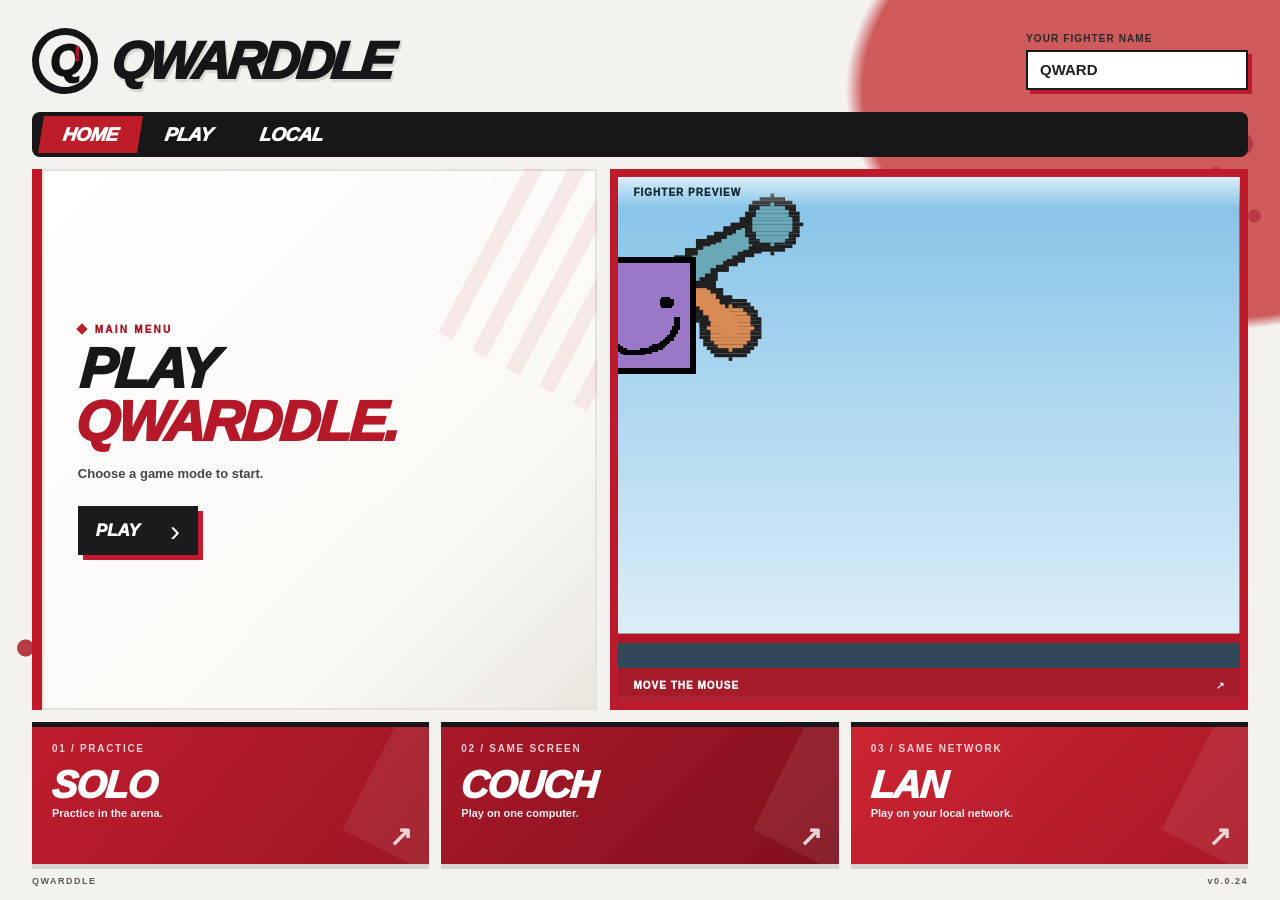
<file: index.html>
<!doctype html>
<html lang="en">
<head>
  <meta charset="utf-8" />
  <meta name="viewport" content="width=device-width,initial-scale=1" />
  <title>QWARDDLE v0.0.24</title>
  <link rel="stylesheet" href="styles.css" />
  <link rel="stylesheet" href="menu-theme.css" />
</head>
<body>
  <canvas id="game" class="inactive"></canvas>
  <canvas id="gameNauseaWarp" class="nauseaWarp" aria-hidden="true"></canvas>
  <div id="dizzyOverlay" class="dizzyOverlay" aria-hidden="true"></div>
  <div id="cpuMatchHud" class="cpuMatchHud hidden" aria-live="off">
    <span id="cpuMatchScore">YOU 0 : 0 CPU</span>
    <span id="cpuMatchInfo">NORMAL · MUSHROOM</span>
    <button id="cpuRematchBtn" type="button">RESTART</button>
  </div>


  <div id="menu" class="screenLayer menuLayer">
    <main class="menuShell">
      <header class="menuMasthead">
        <div class="menuIdentity">
          <span class="menuMark" aria-hidden="true">Q<span>!</span></span>
          <div>
            <div class="menuTitle">QWARDDLE</div>
            
          </div>
        </div>
        <label class="nicknameField">
          <span>YOUR FIGHTER NAME</span>
          <input id="nicknameInput" type="text" maxlength="16" autocomplete="off" spellcheck="false" value="QWARD" />
        </label>
      </header>

      <nav class="menuNav" aria-label="Main navigation">
        <button id="menuHomeBtn" class="menuNavItem active" type="button" aria-current="page">HOME</button>
        <button id="playBtn" class="menuNavItem" type="button" data-i18n="ui.menu.play">PLAY</button>
        <button id="menuLocalBtn" class="menuNavItem" type="button">LOCAL</button>
        
      </nav>

      <section class="menuHero">
        <div class="menuHeroCopy">
          <p class="menuEyebrow"><span class="menuEyebrowDot"></span> MAIN MENU</p>
          <h1>PLAY<br /><span>QWARDDLE.</span></h1>
          <p class="menuHeroDescription">Choose a game mode to start.</p>
          <button id="menuQuickPlayBtn" class="menuHeroAction" type="button">PLAY <span aria-hidden="true">›</span></button>
        </div>
        <section class="demoPanel" aria-label="Interactive fighter preview">
          <canvas id="menuDemo" aria-label="Animated Qwarddle fighter that follows your mouse"></canvas>
          <div class="demoTop"><span>FIGHTER PREVIEW</span></div>
          <div class="demoBottom">MOVE THE MOUSE <span aria-hidden="true">↗</span></div>
        </section>
      </section>

      <section class="menuTiles" aria-label="Choose a way to fight">
        <button id="menuSoloBtn" class="menuTile" type="button">
          <span class="menuTileIndex">01 / PRACTICE</span>
          <span class="menuTileTitle">SOLO</span>
          <span class="menuTileDescription">Practice in the arena.</span>
          <span class="menuTileArrow" aria-hidden="true">↗</span>
        </button>
        <button id="menuCouchBtn" class="menuTile" type="button">
          <span class="menuTileIndex">02 / SAME SCREEN</span>
          <span class="menuTileTitle">COUCH</span>
          <span class="menuTileDescription">Play on one computer.</span>
          <span class="menuTileArrow" aria-hidden="true">↗</span>
        </button>
        <button id="menuLanBtn" class="menuTile" type="button">
          <span class="menuTileIndex">03 / SAME NETWORK</span>
          <span class="menuTileTitle">LAN</span>
          <span class="menuTileDescription">Play on your local network.</span>
          <span class="menuTileArrow" aria-hidden="true">↗</span>
        </button>
      </section>

      <footer class="menuFooter"><span>QWARDDLE</span><span>v0.0.24</span></footer>
    </main>
  </div>

  <div id="modeScreen" class="screenLayer hidden">
    <main class="simpleScreen">
      <h1 data-i18n="ui.mode.title">PLAY</h1>
      <section class="modeGrid">
        <button id="singleBtn" class="modeCard available" data-i18n="ui.mode.solo">SOLO</button>
        <button id="vsCpuBtn" class="modeCard available" type="button">VS CPU</button>
        <button id="localBtn" class="modeCard available" data-i18n="ui.mode.local">LOCAL</button>
      </section>
      <section id="cpuSettings" class="cpuSettings hidden" aria-label="CPU opponent settings">
        <label>DIFFICULTY
          <select id="cpuDifficulty">
            <option value="easy">EASY</option>
            <option value="normal" selected>NORMAL</option>
            <option value="hard">HARD</option>
          </select>
        </label>
        <label>CPU WEAPON
          <select id="cpuWeapon">
            <option value="mushroom" selected>MUSHROOM</option>
            <option value="revolver">REVOLVER</option>
            <option value="wand">WAND</option>
            <option value="sake">SAKE</option>
            <option value="dagger">DAGGER</option>
            <option value="cleaver">CLEAVER</option>
          </select>
        </label>
        <label>CPU COLOR
          <select id="cpuAppearance">
            <option value="rose" selected>ROSE</option>
            <option value="blue">BLUE</option>
            <option value="green">GREEN</option>
            <option value="gray">GRAY</option>
          </select>
        </label>
        <label>CPU START CHARGE
          <select id="cpuStartCharge">
            <option value="0" selected>0 (NORMAL)</option>
            <option value="50">50 (TEST Q)</option>
            <option value="100">100 (TEST E)</option>
          </select>
        </label>
        <button id="cpuStartBtn" class="continueButton" type="button">FIGHT CPU</button>
      </section>
      <p class="screenHint">SOLO: training dummy. VS CPU: an opponent that moves and fights.</p>
    </main>
  </div>

  <div id="localScreen" class="screenLayer hidden">
    <main class="simpleScreen">
      <h1>LOCAL</h1>
      <section class="localChoiceGrid">
        <button id="couchBtn" class="modeCard available">COUCH</button>
        <button id="lanBtn" class="modeCard available">LAN</button>
      </section>
      <p class="screenHint">COUCH uses one computer + controller. LAN uses two computers on the same network.</p>
    </main>
  </div>

  <div id="lanScreen" class="screenLayer hidden">
    <main class="lanShell">
      <header class="setupTop">
        <h1>LAN</h1>
        <button id="lanRefreshBtn" class="continueButton">REFRESH</button>
      </header>

      <section class="lanColumns">
        <section class="lanPanel">
          <h2>HOST GAME</h2>
          <label>ROOM NAME<input id="lanRoomName" maxlength="28" autocomplete="off" /></label>
          <label>PASSWORD <small>OPTIONAL</small><input id="lanHostPassword" maxlength="32" type="password" autocomplete="off" /></label>
          <button id="lanHostBtn" class="bigButton lanAction">HOST</button>
          <div id="lanHostStatus" class="lanStatus"></div>
        </section>

        <section class="lanPanel">
          <h2>JOIN GAME</h2>
          <label>PASSWORD <small>IF NEEDED</small><input id="lanJoinPassword" maxlength="32" type="password" autocomplete="off" /></label>
          <div id="lanRoomList" class="lanRoomList"></div>
          <div id="lanJoinStatus" class="lanStatus"></div>
        </section>
      </section>

      <p class="screenHint">Run <b>py lan_server.py</b> on the host, then open its printed LAN address on the second computer.</p>
    </main>
  </div>

  <div id="lanClientScreen" class="screenLayer hidden lanClientLayer">
    <video id="lanVideo" class="lanVideo" autoplay playsinline muted></video>
    <canvas id="lanNauseaWarp" class="nauseaWarp lanNauseaWarp" aria-hidden="true"></canvas>
    <div id="lanDizzyOverlay" class="dizzyOverlay lanDizzyOverlay" aria-hidden="true"></div>
    <div class="lanClientHud">
      <span id="lanClientStatus">CONNECTING...</span>
      <span>WASD + MOUSE / LMB / RMB DASH / Q / E</span>
    </div>
  </div>

  <div id="mapScreen" class="screenLayer hidden">
    <main class="mapShell">
      <header class="setupTop">
        <h1 data-i18n="ui.maps.title">MAP</h1>
        <button id="mapContinueBtn" class="continueButton" data-i18n="ui.maps.continue">CONTINUE</button>
      </header>
      <section id="mapItems" class="mapGrid"></section>
    </main>
  </div>

  <div id="customScreen" class="screenLayer hidden">
    <main class="customShell">
      <header class="customTop">
        <h1 data-i18n="ui.customize.title">CUSTOMIZE</h1>
        <button id="continueBtn" class="continueButton" data-i18n="ui.customize.continue">FIGHT</button>
      </header>

      <section class="customBody">
        <nav class="customTabs" aria-label="Customization categories">
          <button class="customTab active" data-tab="weapon" data-i18n="ui.customize.weapons">WEAPONS</button>
          <button class="customTab" data-tab="color" data-i18n="ui.customize.colors">COLORS</button>
          <button id="fighterSwitchBtn" class="customTab customFighterSwitch hidden" type="button">EDIT P2</button>
        </nav>

        <section class="customControls">
          <section id="customItems" class="customItems"></section>
          <aside id="weaponInfo" class="weaponInfo hidden"></aside>
        </section>

        <section class="customPreview"><canvas id="customDemo"></canvas></section>
      </section>
    </main>
  </div>

  <script src="src/utils.js"></script>
  <script src="src/config.js"></script>
  <script src="src/input/KeyboardInput.js"></script>
  <script src="src/input/PointerInput.js"></script>
  <script src="src/input/FighterController.js"></script>
  <script src="src/input/CPUController.js"></script>
  <script src="src/net/LanPeer.js"></script>
  <script src="src/world/MapRegistry.js"></script>
  <script src="src/world/Terrain.js"></script>
  <script src="src/player/ProceduralLeg.js"></script>
  <script src="src/player/ActiveBodySupport.js"></script>
  <script src="src/player/FloatingHand.js"></script>
  <script src="src/player/ProceduralArm.js"></script>
  <script src="src/combat/Balance.js"></script>
  <script src="src/combat/Weapon.js"></script>
  <script src="src/combat/Projectile.js"></script>
  <script src="src/combat/ProjectileSystem.js"></script>
  <script src="src/combat/WeaponMount.js"></script>
  <script src="src/combat/Revolver.js"></script>
  <script src="src/combat/Wand.js"></script>
  <script src="src/combat/Sake.js"></script>
  <script src="src/combat/Dagger.js"></script>
  <script src="src/combat/Mushroom.js"></script>
  <script src="src/combat/Cleaver.js"></script>
  <script src="src/combat/WeaponRegistry.js"></script>
  <script src="src/player/Player.js"></script>
  <script src="src/actors/Ragdoll.js"></script>
  <script src="src/game/FighterSlot.js"></script>
  <script src="src/game/RoundManager.js"></script>
  <script src="src/game/CameraEffects.js"></script>
  <script src="src/game/NauseaWarp.js"></script>
  <script src="src/game/MenuDemo.js"></script>
  <script src="src/game/Language.js"></script>
  <script src="src/game/MapSelectionScreen.js"></script>
  <script src="src/game/CustomizationScreen.js"></script>
  <script src="src/game/Game.js"></script>
  <script src="src/game/App.js"></script>
  <script src="src/main.js"></script>
</body>
</html>
</file>
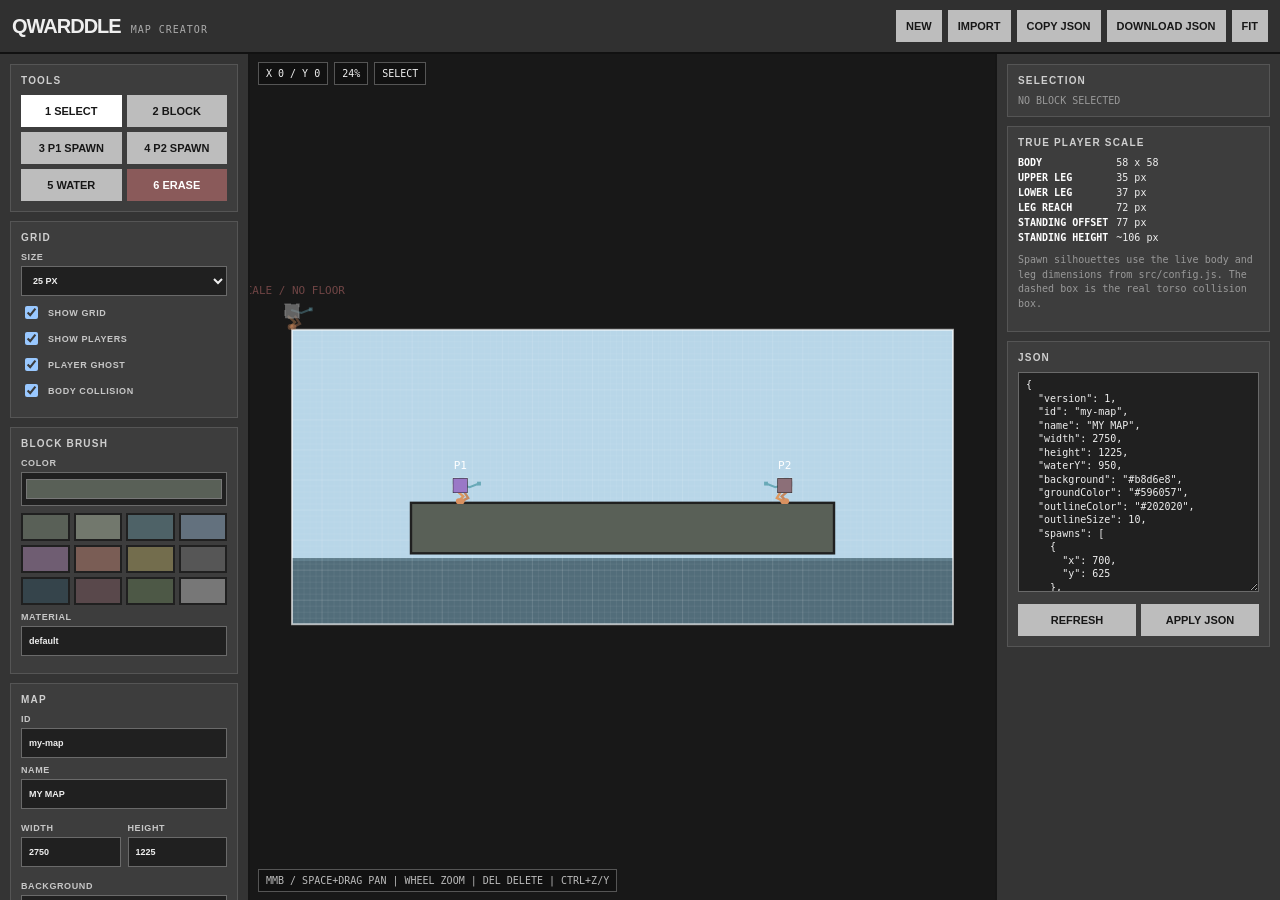
<file: map-creator.html>
<!doctype html>
<html lang="en">
<head>
  <meta charset="utf-8" />
  <meta name="viewport" content="width=device-width,initial-scale=1" />
  <title>QWARDDLE Map Creator</title>
  <link rel="stylesheet" href="map-creator.css" />
</head>
<body>
  <header class="topbar">
    <div class="brand"><strong>QWARDDLE</strong><span>MAP CREATOR</span></div>
    <div class="topActions">
      <button id="newBtn">NEW</button>
      <button id="importFileBtn">IMPORT</button>
      <button id="copyBtn">COPY JSON</button>
      <button id="downloadBtn">DOWNLOAD JSON</button>
      <button id="fitBtn">FIT</button>
      <input id="fileInput" type="file" accept=".json,application/json" hidden />
    </div>
  </header>

  <main class="layout">
    <aside class="panel leftPanel">
      <section>
        <h2>TOOLS</h2>
        <div class="toolGrid">
          <button class="tool active" data-tool="select">1 SELECT</button>
          <button class="tool" data-tool="block">2 BLOCK</button>
          <button class="tool" data-tool="spawn0">3 P1 SPAWN</button>
          <button class="tool" data-tool="spawn1">4 P2 SPAWN</button>
          <button class="tool" data-tool="water">5 WATER</button>
          <button class="tool danger" data-tool="erase">6 ERASE</button>
        </div>
      </section>

      <section>
        <h2>GRID</h2>
        <label>SIZE
          <select id="gridSize">
            <option value="10">10 PX</option>
            <option value="20">20 PX</option>
            <option value="25" selected>25 PX</option>
            <option value="50">50 PX</option>
            <option value="100">100 PX</option>
          </select>
        </label>
        <label class="checkRow"><input id="showGrid" type="checkbox" checked /> SHOW GRID</label>
        <label class="checkRow"><input id="showPlayers" type="checkbox" checked /> SHOW PLAYERS</label>
        <label class="checkRow"><input id="showGhost" type="checkbox" checked /> PLAYER GHOST</label>
        <label class="checkRow"><input id="showCollision" type="checkbox" checked /> BODY COLLISION</label>
      </section>

      <section>
        <h2>BLOCK BRUSH</h2>
        <label>COLOR <input id="brushColor" type="color" value="#596057" /></label>
        <div id="palette" class="palette"></div>
        <label>MATERIAL <input id="brushMaterial" type="text" value="default" maxlength="24" /></label>
      </section>

      <section>
        <h2>MAP</h2>
        <label>ID <input id="mapId" value="my-map" maxlength="32" /></label>
        <label>NAME <input id="mapName" value="MY MAP" maxlength="40" /></label>
        <div class="twoCols">
          <label>WIDTH <input id="mapWidth" type="number" value="2750" min="320" step="25" /></label>
          <label>HEIGHT <input id="mapHeight" type="number" value="1225" min="240" step="25" /></label>
        </div>
        <label>BACKGROUND <input id="backgroundColor" type="color" value="#b8d6e8" /></label>
        <label>DEFAULT BLOCK <input id="groundColor" type="color" value="#596057" /></label>
        <label>OUTLINE <input id="outlineColor" type="color" value="#202020" /></label>
        <label>OUTLINE SIZE <input id="outlineSize" type="number" value="10" min="0" max="40" step="1" /></label>
        <label>WATER Y <input id="waterY" type="number" value="950" step="25" /></label>
      </section>
    </aside>

    <section class="workspace">
      <canvas id="editorCanvas"></canvas>
      <div class="canvasHud">
        <span id="coordText">X 0 / Y 0</span>
        <span id="zoomText">100%</span>
        <span id="statusText">SELECT</span>
      </div>
      <div class="help">MMB / SPACE+DRAG PAN | WHEEL ZOOM | DEL DELETE | CTRL+Z/Y</div>
    </section>

    <aside class="panel rightPanel">
      <section>
        <h2>SELECTION</h2>
        <div id="emptySelection" class="muted">NO BLOCK SELECTED</div>
        <div id="selectionEditor" class="hidden">
          <div class="twoCols">
            <label>X <input id="selX" type="number" /></label>
            <label>Y <input id="selY" type="number" /></label>
            <label>W <input id="selW" type="number" min="1" /></label>
            <label>H <input id="selH" type="number" min="1" /></label>
          </div>
          <label>COLOR <input id="selColor" type="color" /></label>
          <label>MATERIAL <input id="selMaterial" type="text" maxlength="24" /></label>
          <div class="buttonRow">
            <button id="duplicateBtn">DUPLICATE</button>
            <button id="deleteBtn" class="danger">DELETE</button>
          </div>
        </div>
      </section>

      <section>
        <h2>TRUE PLAYER SCALE</h2>
        <div id="playerScaleInfo" class="scaleInfo"></div>
        <p class="muted small">Spawn silhouettes use the live body and leg dimensions from src/config.js. The dashed box is the real torso collision box.</p>
      </section>

      <section class="jsonSection">
        <h2>JSON</h2>
        <textarea id="jsonText" spellcheck="false"></textarea>
        <div class="buttonRow">
          <button id="refreshJsonBtn">REFRESH</button>
          <button id="applyJsonBtn">APPLY JSON</button>
        </div>
      </section>
    </aside>
  </main>

  <script src="src/config.js"></script>
  <script src="map-creator.js"></script>
</body>
</html>
</file>
<file: styles.css>
:root{
  --bg:#343434;
  --game-cursor:url("data:image/svg+xml,%3Csvg xmlns='http://www.w3.org/2000/svg' width='20' height='20' viewBox='0 0 20 20'%3E%3Ccircle cx='10' cy='10' r='6.25' fill='%23ffffff' fill-opacity='.72' stroke='%23000000' stroke-width='2.2'/%3E%3C/svg%3E") 10 10,crosshair;
  --panel:#4a4a4a;
  --panel2:#626262;
  --light:#d6d6d6;
  --text:#f2f2f2;
  --dark:#1e1e1e;
}
*{box-sizing:border-box}
html,body{margin:0;height:100%;overflow:hidden;background:var(--bg);color:var(--text);font:14px Arial,Helvetica,sans-serif}
button{font:inherit;border:0;border-radius:0;color:inherit}
canvas,img{image-rendering:pixelated}
#game{position:fixed;inset:0;width:100vw;height:100vh;cursor:var(--game-cursor)}
#game.inactive{visibility:hidden}
.hidden{display:none!important}
.screenLayer{position:fixed;inset:0;z-index:20;background:var(--bg)}

/* beta menu */
.simpleMenu{height:100%;display:grid;grid-template-columns:minmax(380px,440px) minmax(420px,720px);gap:42px;align-items:center;justify-content:center;padding:36px}
.menuLeft{display:flex;flex-direction:column;gap:18px;min-width:0}
.menuTitle{font-size:clamp(44px,4vw,58px);font-weight:900;letter-spacing:-3px;line-height:.85;white-space:nowrap}
.nicknameField{display:flex;flex-direction:column;gap:6px;font-size:10px;font-weight:900;letter-spacing:1px;color:#bdbdbd}
.nicknameField input,.lanPanel input{height:42px;border:0;border-radius:0;background:#222;color:#f2f2f2;padding:0 10px;font:14px Arial,Helvetica,sans-serif;outline:2px solid #5a5a5a;outline-offset:-2px}
.nicknameField input:focus,.lanPanel input:focus{outline-color:#d8d8d8}
.bigButton{height:72px;background:#aaa;color:#202020;font-size:24px;font-weight:900;cursor:pointer}
.bigButton:hover{background:#d7d7d7}
.demoPanel{height:min(62vh,520px);background:#292929;overflow:hidden}
.demoPanel canvas,#customDemo{display:block;width:100%;height:100%}

/* mode */
.simpleScreen{width:min(760px,92vw);margin:0 auto;padding-top:14vh}
.simpleScreen h1,.customTop h1,.setupTop h1{margin:0 0 22px;font-size:42px;font-weight:900;letter-spacing:-1px}
.modeGrid{display:grid;grid-template-columns:repeat(3,1fr);gap:8px}
.modeCard{aspect-ratio:1;background:#595959;font-size:20px;font-weight:900;cursor:pointer}
.modeCard.available{background:#aaa;color:#202020}
.modeCard.available:hover{background:#ddd}
.modeCard:disabled{color:#858585;cursor:not-allowed}
.localChoiceGrid{display:grid;grid-template-columns:repeat(2,1fr);gap:8px}
.screenHint{margin:14px 0 0;color:#aaa;font-size:12px;line-height:1.45}
.lanShell{width:min(980px,94vw);height:100%;margin:0 auto;padding:30px 0;display:grid;grid-template-rows:auto minmax(0,1fr) auto;gap:18px}
.lanColumns{display:grid;grid-template-columns:repeat(2,minmax(0,1fr));gap:12px;min-height:0}
.lanPanel{background:#464646;padding:16px;display:flex;flex-direction:column;gap:12px;min-height:0}
.lanPanel h2{margin:0 0 4px;font-size:20px}
.lanPanel label{display:flex;flex-direction:column;gap:6px;font-size:10px;font-weight:900;letter-spacing:.8px;color:#c7c7c7}
.lanPanel small{font-size:8px;color:#8d8d8d}
.lanAction{height:52px;font-size:17px;margin-top:2px}
.lanStatus{min-height:18px;font:11px monospace;color:#d7d7d7}
.lanRoomList{display:flex;flex-direction:column;gap:7px;min-height:120px;overflow:auto}
.lanRoom{display:grid;grid-template-columns:minmax(0,1fr) auto;gap:10px;align-items:center;background:#565656;padding:10px}
.lanRoom:hover{background:#666}
.lanRoomTitle{font-size:12px;font-weight:900}
.lanRoomMeta{font-size:9px;color:#bcbcbc;margin-top:3px}
.lanJoinBtn{height:34px;padding:0 12px;background:#c7c7c7;color:#202020;font-size:11px;font-weight:900;cursor:pointer}
.lanJoinBtn:disabled{background:#777;color:#aaa;cursor:not-allowed}
.lanClientLayer{background:#111}
.lanVideo{position:absolute;inset:0;width:100%;height:100%;object-fit:contain;background:#111;cursor:var(--game-cursor)}
.lanClientHud{position:absolute;left:12px;right:12px;top:10px;display:flex;justify-content:space-between;gap:14px;pointer-events:none;font:11px monospace;color:#f2f2f2;text-shadow:2px 2px #111}

/* map selection */
.mapShell{width:min(980px,94vw);height:100%;margin:0 auto;padding:30px 0;display:grid;grid-template-rows:auto minmax(0,1fr);gap:18px}
.setupTop{display:flex;align-items:center;justify-content:space-between}
.setupTop h1{margin:0}
.mapGrid{display:grid;grid-template-columns:repeat(2,minmax(0,1fr));gap:12px;align-content:start}
.mapCard{background:#505050;padding:10px;text-align:left;cursor:pointer}
.mapCard:hover{background:#696969}
.mapCard.selected{outline:4px solid #ddd;outline-offset:-4px;background:#5d5d5d}
.mapThumb{display:block;width:100%;height:auto;background:#242a30}
.mapName{font-size:15px;font-weight:900;padding:10px 2px 2px}

/* customization */
.customShell{width:min(1120px,94vw);height:100%;margin:0 auto;padding:30px 0;display:grid;grid-template-rows:auto minmax(0,1fr);gap:18px}
.customTop{display:flex;align-items:center;justify-content:space-between}
.customTop h1{margin:0}
.continueButton{height:52px;min-width:150px;padding:0 24px;background:#b9b9b9;color:#202020;font-size:18px;font-weight:900;cursor:pointer}
.continueButton:hover{background:#e0e0e0}
.customBody{min-height:0;display:grid;grid-template-columns:102px 330px minmax(0,1fr);gap:10px}
.customTabs{display:flex;flex-direction:column;gap:7px;height:100%}
.customTab{height:66px;background:#575757;font-size:12px;font-weight:900;cursor:pointer}
.customTab.active{background:#ddd;color:#202020}
.customTab:hover{background:#aaa;color:#202020}
.customFighterSwitch{margin-top:auto}
.customControls{position:relative;align-self:start;min-height:120px}
.customItems{padding:0;min-height:0}
.customPreview{min-height:0;background:#292929;overflow:hidden}

/* weapon picker */
.weaponGrid{display:grid;grid-template-columns:repeat(3,96px);gap:9px;align-content:start}
.weaponTile{width:96px;height:96px;background:#5d5d5d;display:flex;align-items:center;justify-content:center;cursor:pointer;position:relative;overflow:visible}
.weaponTile.selected{outline:3px solid #ddd;outline-offset:-3px}
.weaponTile:hover{background:#818181;z-index:5}
.weaponTileSprite{display:block;max-width:68px;max-height:68px;pointer-events:none;transition:transform .08s linear}
.weaponTile:hover .weaponTileSprite,.weaponTile:focus .weaponTileSprite{transform:scale(1.28)}
.weaponInfo{position:fixed;left:0;top:0;width:270px;background:#202020;padding:11px;z-index:40;pointer-events:none}
.weaponInfoTitle{font-size:16px;font-weight:900;margin-bottom:5px}
.weaponInfoDescription{font-size:10px;line-height:1.3;color:#bbb;margin-bottom:9px}
.weaponInfoLabel{font-size:10px;font-weight:900;letter-spacing:1.2px;color:#8f8f8f;margin-bottom:7px}
.moveRow{display:grid;grid-template-columns:64px 1fr;gap:8px;padding:6px 0;border-top:1px solid #3d3d3d}
.moveInput{font-size:10px;font-weight:900;color:#ddd}
.moveRow strong{font-size:12px}
.moveDescription{font-size:9px;line-height:1.3;color:#aaa;margin-top:2px}

/* colors */
.itemCard{min-height:48px;background:#5d5d5d;color:#ddd;font-weight:900;font-size:11px;padding:8px;cursor:pointer}
.itemCard.selected{background:#ddd;color:#222}
.partSelector{display:grid;grid-template-columns:repeat(3,1fr);gap:6px;margin-bottom:10px}
.swatchGrid{display:grid;grid-template-columns:repeat(5,52px);gap:7px}
.swatch{width:52px;height:52px;cursor:pointer;position:relative}
.swatch.selected::after{content:"";position:absolute;inset:36%;background:#fff;mix-blend-mode:difference}

@media(max-width:850px){
  .simpleMenu{grid-template-columns:minmax(220px,300px) minmax(0,1fr);padding:18px;gap:18px}.menuTitle{font-size:42px;white-space:normal}
  .customShell{width:97vw;padding:14px 0}.customBody{grid-template-columns:82px 270px 1fr}
  .weaponGrid{grid-template-columns:repeat(2,96px)}.weaponInfo{width:250px}
  .swatchGrid{grid-template-columns:repeat(4,48px)}.swatch{width:48px;height:48px}
}

.weaponPlaceholder{width:64px;height:28px;position:relative;background:#c2c2c2}
.weaponPlaceholder::after{content:"";position:absolute;right:-16px;top:8px;width:20px;height:12px;background:#9b9b9b}
.weaponPlaceholder::before{content:"";position:absolute;left:10px;bottom:-15px;width:14px;height:20px;background:#8b8b8b}
@media(max-width:850px){.mapGrid{grid-template-columns:1fr}}

@media(max-width:760px){
  .lanColumns{grid-template-columns:1fr}
  .lanShell{overflow:auto}
  .localChoiceGrid{grid-template-columns:1fr}
}

/* Client-only Mushroom nausea. Never baked into the host LAN video stream. */
.dizzyOverlay {
  position:fixed;inset:0;z-index:9;pointer-events:none;opacity:0;
  /* Color tint only. Visible scene movement is drawn on NauseaWarp canvas. */
  background:radial-gradient(ellipse at 50% 50%,
    rgba(95,165,119,.035) 5%,rgba(69,138,93,.32) 100%);
  filter:hue-rotate(0deg);
  transform:scale(1.02);
  will-change:transform,filter;
}
.dizzyOverlay.active {animation:mushroom-dizzy 2.4s ease-in-out infinite alternate}
@keyframes mushroom-dizzy {
  0% {transform:scale(1.02) translate(-0.35%,0.3%);filter:hue-rotate(-10deg)}
  50% {transform:scale(1.04) translate(0.35%,-0.3%);filter:hue-rotate(8deg)}
  100% {transform:scale(1.02) translate(-0.2%,0.2%);filter:hue-rotate(-6deg)}
}
.lanDizzyOverlay {position:absolute;z-index:1}
.lanClientHud {z-index:2}
@media(prefers-reduced-motion:reduce) {
  .dizzyOverlay.active {animation:none;transform:none}
}


/* M4 purple-burst exposure. Independent of the light green dizziness tint. */
.dizzyOverlay.purple {
  background:radial-gradient(ellipse at center,
    rgba(178,105,227,.12) 0%,
    rgba(158,68,219,.22) 44%,
    rgba(87,27,135,.75) 100%);
}
.dizzyOverlay.active.purple {
  animation:mushroom-purple-pulse 1.8s ease-in-out infinite alternate;
}
@keyframes mushroom-purple-pulse {
  0% {transform:scale(1.02) translate(-.25%,.2%);filter:hue-rotate(-5deg)}
  100% {transform:scale(1.045) translate(.25%,-.2%);filter:hue-rotate(6deg)}
}
@media(prefers-reduced-motion:reduce) {
  .dizzyOverlay.active.purple {animation:none;transform:none}
}


/* Actual full-screen distortion. Source image comes from the Canvas2D game or
   WebRTC video and is UV-warped on a transparent-to-input WebGL canvas.
   Existing green/purple CSS layers only supply color, never scene movement. */
.nauseaWarp {
  display:none;
  position:fixed;
  inset:0;
  width:100vw;
  height:100vh;
  z-index:8;
  pointer-events:none;
  image-rendering:pixelated;
}
.lanNauseaWarp {
  position:absolute;
  inset:auto;
  width:0;
  height:0;
  z-index:1;
}
.lanDizzyOverlay {z-index:2}
.lanClientHud {z-index:4}
</file>
<file: menu-theme.css>
/* QWARDDLE arcade menu theme: layout and presentation only.
   The original screen, canvas, and simulation architecture remains intact. */
#menu, #modeScreen, #localScreen, #lanScreen, #mapScreen, #customScreen {
  background:#f3f2ee;
  color:#202023;
}
#menu { overflow-y:auto; }
.menuLayer { isolation:isolate; }
.menuLayer::before {
  content:"";position:fixed;inset:0;z-index:-1;pointer-events:none;opacity:.82;
  background:
    radial-gradient(circle at 97% 16%,#aa1420 0 11px,transparent 12px),
    radial-gradient(circle at 95% 19%,#aa1420 0 4px,transparent 5px),
    radial-gradient(circle at 98% 24%,#aa1420 0 6px,transparent 7px),
    radial-gradient(circle at 2% 72%,#aa1420 0 8px,transparent 9px),
    radial-gradient(circle at 3% 68%,#aa1420 0 3px,transparent 4px),
    radial-gradient(ellipse at 94% 10%,#c6393d 0 20%,transparent 21%);
}
.menuShell {
  position:relative;z-index:1;
  width:min(1220px,calc(100% - 64px));min-height:100%;margin:0 auto;
  padding:22px 0 14px;display:grid;grid-template-rows:auto 45px minmax(285px,1fr) auto auto;gap:12px;
}
.menuMasthead {display:flex;align-items:center;justify-content:space-between;gap:24px;min-height:78px}
.menuIdentity{display:flex;align-items:center;gap:14px;min-width:0}
.menuMark{
  display:flex;align-items:center;justify-content:center;flex:0 0 66px;height:66px;
  color:#111;border:7px solid #151515;border-radius:50%;
  font-size:43px;font-weight:1000;font-style:italic;letter-spacing:-5px;line-height:1;
  transform:rotate(-9deg);
}
.menuMark span{font-size:20px;color:#bd1727;align-self:flex-start;margin-top:11px;margin-left:-3px;letter-spacing:0}
#menu .menuTitle{color:#161619;font:italic 1000 clamp(36px,4.1vw,64px)/.9 Arial,Helvetica,sans-serif;letter-spacing:-3.3px;transform:skewX(-6deg);white-space:nowrap;text-shadow:2px 3px 0 #d8d7d1}
.menuSubtitle{font-size:9px;font-weight:900;letter-spacing:2.3px;margin-top:8px;color:#991524}
#menu .nicknameField{width:222px;flex-shrink:0;color:#292929;font-weight:900;font-size:10px;letter-spacing:1.1px}
#menu .nicknameField input {
  height:40px;color:#202020;background:#fff;border:2px solid #191919;
  outline:0;box-shadow:4px 4px 0 #be1c2c;
  padding:0 12px;font-size:15px;font-weight:800;
}
#menu .nicknameField input:focus{outline:2px solid #ba1d2b;outline-offset:3px}
.menuNav{height:45px;display:flex;align-items:stretch;gap:3px;padding:4px 9px;background:#171719;border-radius:8px;overflow:hidden}
.menuNavItem{padding:0 22px;background:transparent;color:#fff;font-size:19px;font-style:italic;font-weight:1000;letter-spacing:-.4px;cursor:pointer;transform:skewX(-9deg);transition:background .12s,color .12s}
.menuNavItem:hover,.menuNavItem:focus-visible{background:#84202a}
.menuNavItem.active{background:#bd1c29;color:#fff}
.menuNavTag{margin-left:auto;align-self:center;color:#bbb;font-size:9px;font-weight:900;letter-spacing:1.5px;white-space:nowrap;padding-right:12px}
.menuHero{display:grid;grid-template-columns:.94fr 1.06fr;gap:13px;min-height:285px;min-width:0}
.menuHeroCopy{
  position:relative;overflow:hidden;padding:clamp(18px,2.8vw,38px);
  border-left:10px solid #be1829;background:linear-gradient(135deg,#fff 0%,#f9f8f4 72%,#e9e6e0 100%);
  display:flex;flex-direction:column;justify-content:center;align-items:flex-start;
  box-shadow:inset 0 0 0 2px #e5e2dc;
}
.menuHeroCopy::after{
  content:"";position:absolute;pointer-events:none;width:210px;height:300px;
  top:-80px;right:-90px;transform:rotate(28deg);
  background:repeating-linear-gradient(90deg,transparent 0 22px,rgba(182,21,39,.075) 22px 38px);
}
.menuEyebrow{display:flex;align-items:center;gap:9px;margin:0 0 8px;font-size:10px;font-weight:1000;letter-spacing:2.2px;color:#a61425}
.menuEyebrowDot{height:8px;width:8px;background:#bc1c29;transform:rotate(45deg)}
.menuHeroCopy h1{position:relative;margin:0;font-size:clamp(43px,5.1vw,75px);font-style:italic;font-weight:1000;line-height:.94;letter-spacing:-3.5px;transform:skewX(-4deg);color:#181818}
.menuHeroCopy h1 span{color:#b51829}
.menuHeroDescription{position:relative;max-width:350px;margin:15px 0 19px;color:#4a4544;font-size:13px;font-weight:600;line-height:1.5}
.menuHeroAction{min-height:49px;position:relative;display:flex;align-items:center;justify-content:space-between;gap:30px;padding:0 18px;background:#1b1b1d;color:#fff;font-size:17px;font-style:italic;font-weight:1000;cursor:pointer;box-shadow:5px 5px 0 #c21b2e;transition:transform .12s,box-shadow .12s}
.menuHeroAction span{font-size:30px;font-style:normal;font-weight:400;line-height:.7}
.menuHeroAction:hover{transform:translate(2px,2px);box-shadow:3px 3px 0 #c21b2e}
.menuHeroAction:focus-visible{outline:3px solid #c21b2e;outline-offset:4px}
#menu .demoPanel{
  position:relative;min-width:0;min-height:260px;height:auto;overflow:hidden;
  background:#a9d6eb;border:8px solid #bd1b2b;box-shadow:inset 0 0 0 3px #151515;
}
#menu .demoPanel canvas{position:absolute;inset:0;display:block;width:100%;height:100%}
.demoTop,.demoBottom{position:absolute;left:0;right:0;z-index:2;pointer-events:none;display:flex;align-items:center;justify-content:space-between;gap:8px;padding:10px 15px;font-size:10px;font-weight:1000;letter-spacing:1px}
.demoTop{top:0;color:#172c3a;background:linear-gradient(#f1f9fdcc,transparent)}
.demoLive{color:#b71b2a}
.demoBottom{bottom:0;color:#fff;background:#ad1927f0;min-height:34px}
.menuTiles{display:grid;grid-template-columns:repeat(3,minmax(0,1fr));gap:12px}
.menuTile{
  min-width:0;min-height:142px;position:relative;overflow:hidden;
  padding:16px 20px;display:flex;align-items:flex-start;flex-direction:column;text-align:left;
  border-top:5px solid #181719;background:linear-gradient(130deg,#bf1d2e,#9c1623);
  color:#fff;cursor:pointer;box-shadow:0 5px 0 #d7d4d0;transition:transform .13s,filter .13s;
}
.menuTile:nth-child(2){background:linear-gradient(135deg,#aa1829,#7f101c)}
.menuTile:nth-child(3){background:linear-gradient(135deg,#cc2432,#a91827)}
.menuTile::after{content:"";position:absolute;width:120px;height:190px;right:-70px;top:-50px;background:#ffffff13;transform:rotate(27deg);pointer-events:none}
.menuTile:hover{transform:translateY(-4px);filter:brightness(1.1)}
.menuTile:focus-visible{outline:3px solid #171719;outline-offset:3px}
.menuTileIndex{font-size:10px;letter-spacing:1.7px;font-weight:900;opacity:.8}
.menuTileTitle{margin:13px 0 3px;font:italic 1000 clamp(27px,3vw,40px)/.95 Arial,Helvetica,sans-serif;letter-spacing:-1px;transform:skewX(-5deg)}
.menuTileDescription{font-size:11px;line-height:1.4;max-width:235px;font-weight:600;opacity:.94}
.menuTileArrow{position:absolute;right:17px;bottom:11px;font-size:28px;font-weight:700;opacity:.8}
.menuFooter{display:flex;justify-content:space-between;align-items:center;gap:10px;color:#5f5857;font-size:9px;font-weight:900;letter-spacing:1.5px}

/* Keep the rest of the game setup screens visually related to the menu. */
#modeScreen,#localScreen,#mapScreen,#lanScreen,#customScreen{background-image:linear-gradient(155deg,#fff 0%,#f0efea 70%,#e8e4de 100%);overflow-y:auto}
.simpleScreen h1,.customTop h1,.setupTop h1{font-style:italic;letter-spacing:-2px}
.modeCard,.customTab,.mapCard,.itemCard,.weaponTile{transition:background .12s,transform .12s}
.modeCard{background:#232124;color:#f8f6f3;border-top:6px solid #a81a29}
.modeCard.available{background:#a81827;color:#fff}
.modeCard.available:hover{background:#d02735;color:#fff;transform:translateY(-3px)}
.modeCard:disabled{background:#d5d2cd;color:#85817c;border-top-color:#aaa5a0}
.continueButton,.bigButton,.lanJoinBtn{background:#b51b2b;color:#fff}
.continueButton:hover,.bigButton:hover,.lanJoinBtn:hover{background:#d12a38;color:#fff}
.lanPanel{background:#28262a;color:#fff;border-top:5px solid #b51b2b}
.lanRoom{background:#3c383b}
.lanRoom:hover{background:#50484a}
.lanRoomList{scrollbar-color:#b31a2a #333}
.screenHint{color:#585252}
.mapCard{background:#e3dfd9;color:#171719}
.mapCard:hover{background:#d9d2ca}
.mapCard.selected{background:#efd6d8;outline:4px solid #b51b2b}
.customTab{background:#e0dcd7;color:#1e1e1e}
.customTab.active,.customTab:hover{background:#b51b2b;color:#fff}
.weaponTile{background:#ddd8d1}
.weaponTile.selected{outline:3px solid #b51b2b}
.weaponTile:hover{background:#f0dfdc}
.itemCard{background:#ded9d2;color:#282525}
.itemCard.selected{background:#b51b2b;color:#fff}
.customPreview{border:6px solid #b51b2b}
.nicknameField input:focus-visible,.continueButton:focus-visible,.bigButton:focus-visible,.modeCard:focus-visible{outline:3px solid #171719;outline-offset:2px}
@media(max-width:900px){
  .menuShell{width:calc(100% - 36px);padding:18px 0 14px;grid-template-rows:auto 45px minmax(270px,1fr) auto auto}
  .menuNavTag{display:none}
  .menuHeroCopy{padding:22px}
  .menuHeroCopy h1{font-size:clamp(40px,6vw,62px)}
  .menuTile{padding:14px;min-height:145px}
}
@media(max-width:690px){
  .menuShell{display:flex;flex-direction:column;min-height:100%;gap:12px;padding:18px 0}
  .menuMasthead{align-items:flex-start;flex-wrap:wrap;gap:14px}
  .menuMark{width:54px;height:54px;flex-basis:54px;font-size:34px;border-width:6px}
  #menu .menuTitle{font-size:clamp(32px,9vw,49px)}
  .menuSubtitle{font-size:8px;letter-spacing:1.2px}
  #menu .nicknameField{width:100%;max-width:340px}
  .menuHero{display:flex;flex-direction:column;gap:12px}
  .menuHeroCopy{min-height:310px}
  .menuHeroCopy h1{font-size:clamp(52px,12vw,72px)}
  #menu .demoPanel{height:290px;min-height:290px}
  .menuTiles{grid-template-columns:1fr;gap:9px}
  .menuTile{min-height:119px;padding:12px 18px}
  .menuTileTitle{font-size:32px;margin:8px 0 3px}
  .menuFooter{flex-wrap:wrap}
}
@media(max-height:680px) and (min-width:691px){
  .menuShell{min-height:680px}
}
@media(prefers-reduced-motion:reduce){
  .menuTile,.menuHeroAction,.modeCard{transition:none}
}

/* Minimal copy pass: keep the Toribash-inspired structure, not the slogans. */
#menu .menuHeroCopy h1{font-size:clamp(40px,4.4vw,65px);letter-spacing:-2.5px;overflow-wrap:anywhere}
#menu .menuHeroDescription{margin:15px 0 23px}
#menu .menuSubtitle:empty{display:none}
#menu .menuNavTag:empty{display:none}


/* VS CPU options: compact, readable and consistent with the arcade setup UI. */
.cpuSettings {
  display:grid;
  grid-template-columns:minmax(0,1fr) minmax(0,1fr) auto;
  gap:12px;align-items:end;margin-top:16px;padding:16px;
  border-left:7px solid #ba1d2c;background:#252327;color:#fff;
}
.cpuSettings label {display:flex;flex-direction:column;gap:7px;min-width:0;
  font:900 10px Arial,Helvetica,sans-serif;letter-spacing:1.3px}
.cpuSettings select {min-width:0;width:100%;height:43px;
  background:#f6f4f0;color:#171719;border:2px solid #b9b6b1;
  border-radius:0;font:800 13px Arial,Helvetica,sans-serif;padding:0 10px}
.cpuSettings select:focus-visible {outline:3px solid #d73847;outline-offset:2px}
.cpuSettings .continueButton {height:43px;min-width:135px;font-size:14px}
#vsCpuBtn:focus-visible {outline:3px solid #c32132;outline-offset:3px}
@media(max-width:640px) {
  .cpuSettings {grid-template-columns:minmax(0,1fr) minmax(0,1fr)}
  .cpuSettings .continueButton {grid-column:1 / -1;width:100%}
  .modeGrid {grid-template-columns:repeat(3,minmax(0,1fr))}
  .modeCard {font-size:clamp(12px,3vw,20px)}
}

/* CPU-3 offers two rows of match setup without adding a separate screen. */
.cpuSettings {grid-template-columns:repeat(2,minmax(0,1fr));}
.cpuSettings .continueButton {grid-column:1 / -1;justify-self:stretch;width:100%}
.cpuMatchHud {
  position:fixed;top:12px;left:50%;transform:translateX(-50%);
  z-index:12;display:flex;align-items:center;gap:13px;
  padding:8px 10px;background:rgba(24,23,27,.91);border:2px solid #bd1b2b;
  color:#fff;font:900 11px Arial,Helvetica,sans-serif;white-space:nowrap;
  pointer-events:auto;box-shadow:0 3px 0 #151515
}
.cpuMatchHud #cpuMatchInfo {font-size:9px;color:#ded3d4}
.cpuMatchHud button {cursor:pointer;background:#bc1c2c;color:#fff;padding:7px 10px;font-weight:900}
.cpuMatchHud button:hover,.cpuMatchHud button:focus-visible {background:#e03949}
@media(max-width:650px) {
  .cpuMatchHud {top:7px;gap:5px;padding:5px;font-size:9px}
  .cpuMatchHud #cpuMatchInfo {font-size:8px}
  .cpuMatchHud button {padding:5px}
}
</file>
<file: map-creator.css>
*{box-sizing:border-box}
:root{
  color-scheme:dark;
  font-family:Arial,Helvetica,sans-serif;
  background:#1c1c1c;
  color:#efefef;
}
html,body{margin:0;width:100%;height:100%;overflow:hidden;background:#1c1c1c}
button,input,select,textarea{font:inherit;border-radius:0}
button{
  border:0;
  background:#bdbdbd;
  color:#171717;
  min-height:32px;
  padding:0 10px;
  font-size:11px;
  font-weight:900;
  cursor:pointer;
}
button:hover{background:#e0e0e0}
button.active{background:#fff}
button.danger{background:#8a5a5a;color:#fff}
button.danger:hover{background:#a86d6d}
.topbar{
  height:54px;
  display:flex;
  align-items:center;
  justify-content:space-between;
  padding:0 12px;
  background:#303030;
  border-bottom:2px solid #111;
}
.brand{display:flex;align-items:baseline;gap:10px}
.brand strong{font-size:20px;letter-spacing:-1px}
.brand span{font:10px monospace;color:#aaa;letter-spacing:1px}
.topActions{display:flex;gap:6px}
.layout{
  height:calc(100% - 54px);
  display:grid;
  grid-template-columns:250px minmax(320px,1fr) 285px;
  min-width:860px;
}
.panel{background:#343434;overflow:auto;padding:10px}
.leftPanel{border-right:2px solid #161616}
.rightPanel{border-left:2px solid #161616}
.panel section{
  border:1px solid #555;
  background:#3d3d3d;
  padding:10px;
  margin-bottom:9px;
}
h2{
  font-size:10px;
  letter-spacing:1.2px;
  color:#cfcfcf;
  margin:0 0 9px;
}
label{
  display:flex;
  flex-direction:column;
  gap:4px;
  margin:7px 0;
  font-size:9px;
  font-weight:900;
  color:#c7c7c7;
  letter-spacing:.6px;
}
input,select,textarea{
  width:100%;
  border:1px solid #6a6a6a;
  background:#202020;
  color:#eee;
  min-height:30px;
  padding:5px 7px;
  outline:none;
}
input:focus,select:focus,textarea:focus{border-color:#d6d6d6}
input[type=color]{height:34px;padding:2px}
.checkRow{flex-direction:row;align-items:center;gap:7px}
.checkRow input{width:auto;min-height:0}
.twoCols{display:grid;grid-template-columns:1fr 1fr;gap:7px}
.toolGrid{display:grid;grid-template-columns:1fr 1fr;gap:5px}
.palette{display:grid;grid-template-columns:repeat(4,1fr);gap:4px}
.palette button{height:28px;min-height:28px;border:2px solid #202020;padding:0}
.workspace{position:relative;overflow:hidden;background:#181818}
#editorCanvas{display:block;width:100%;height:100%;touch-action:none;cursor:crosshair}
.canvasHud{
  position:absolute;
  left:8px;top:8px;
  display:flex;gap:6px;
  pointer-events:none;
}
.canvasHud span,.help{
  background:#111d;
  border:1px solid #555;
  padding:5px 7px;
  font:10px monospace;
}
.help{
  position:absolute;
  left:8px;bottom:8px;
  color:#bbb;
  pointer-events:none;
}
.buttonRow{display:flex;gap:5px;margin-top:8px}
.buttonRow button{flex:1}
.muted{color:#999;font:10px monospace}
.small{line-height:1.45}
.hidden{display:none!important}
.scaleInfo{
  display:grid;
  grid-template-columns:auto 1fr;
  gap:4px 8px;
  font:10px monospace;
}
.scaleInfo b{color:#fff}
.jsonSection textarea{
  min-height:220px;
  resize:vertical;
  font:10px/1.35 Consolas,monospace;
}
@media(max-width:1050px){
  .layout{grid-template-columns:220px minmax(320px,1fr) 240px}
}
</file>
